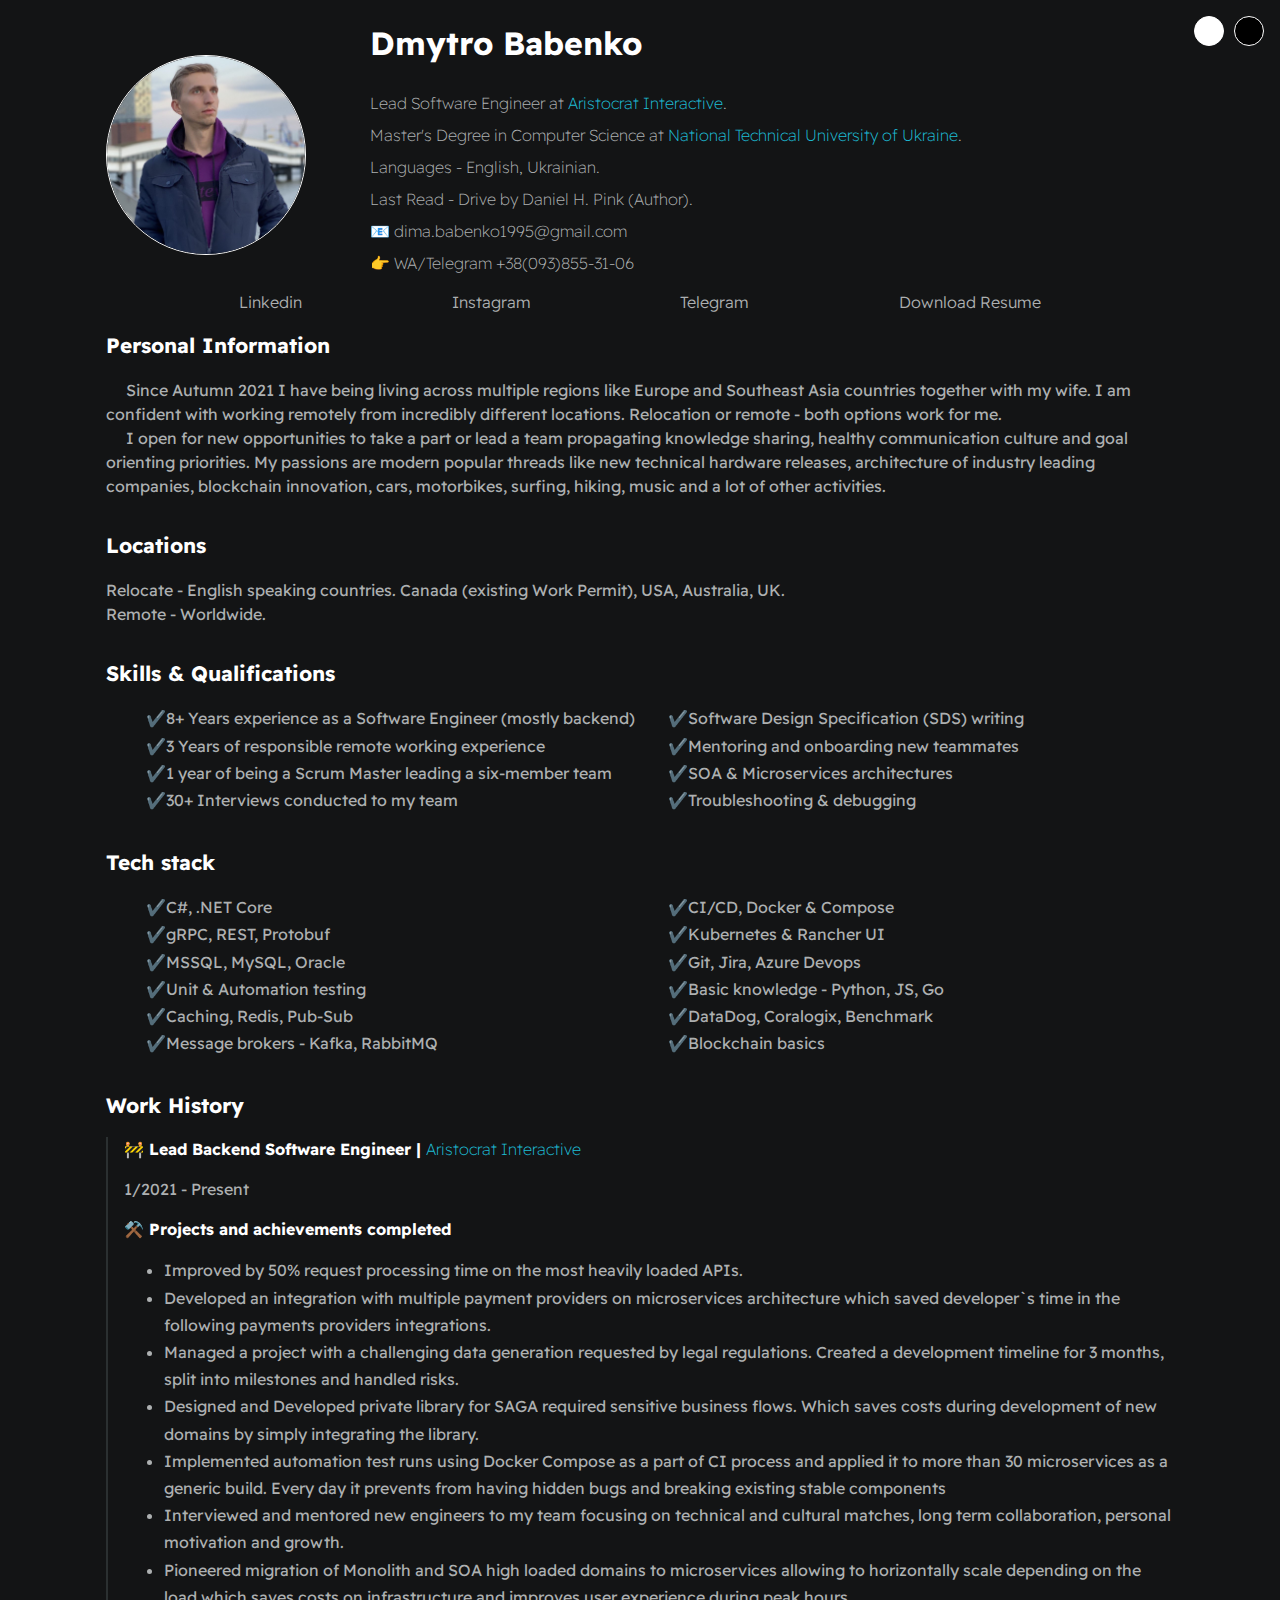
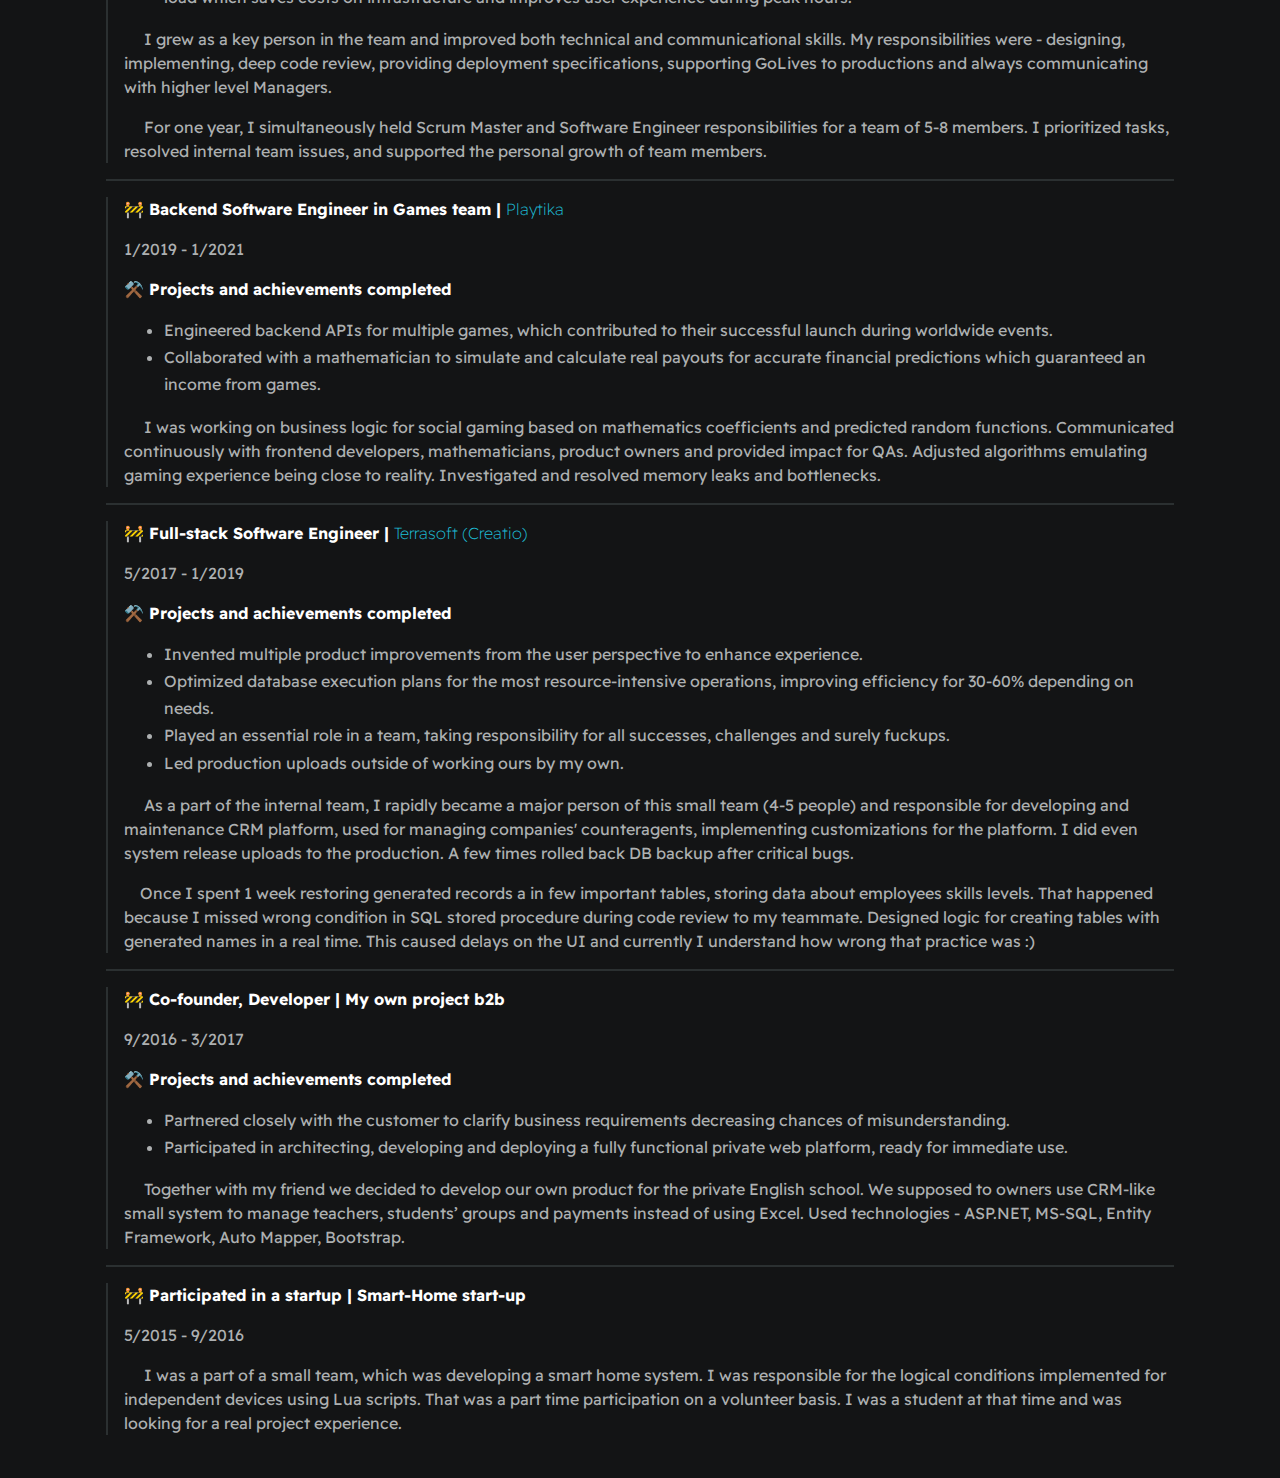
<file: index.html>
<!DOCTYPE html>
<html>
    <head>
        <meta charset="utf-8">
        <meta http-equiv="X-UA-Compatible" content="IE=edge">
        <title>Dmytro Babenko</title>
        <meta name="description" content="">
        <meta name="viewport" content="width=device-width, initial-scale=1">
        <link rel="stylesheet" href="./styles/main.css">
        <link rel="stylesheet" href="./styles/theme-switcher.css">
    </head>
    <body>
        <div id="container--main">

            <section id="wrapper--hero" class="section--page">
                <img id="profile-pic" src="./assets/images/MyPhoto.jpg">

                <div id="overview-bio">
                    <h1 id="user-name">Dmytro Babenko</h1>
                    <p id="bio">Lead Software Engineer at <a href="https://www.aristocrat.com/aristocrat-interactive/" target="_blank">Aristocrat Interactive</a>.</p>
                    <p id="bio">Master's Degree in Computer Science at <a href="https://kpi.ua/en/about" target="_blank">National Technical University of Ukraine</a>.</p>
                    <p id="bio">Languages - English, Ukrainian.</p>
                    <p id="bio">Last Read - Drive by Daniel H. Pink (Author).</p>
                    
                    <p id="bio">📧 dima.babenko1995@gmail.com</p>
                    <p id="bio">👉 WA/Telegram +38(093)855-31-06</p>

                    <!-- <p id="email">📧 dima.babenko1995@gmail.com</p>
                    <p id="number">👉 WA/Telegram +38(093)855-31-06</p> -->
                </div>
            </section>

            <section class="section--page">
        
                <div id="socials--list">
                    <a href="https://www.linkedin.com/in/dmytro-babenko-eng/" target="_blank">Linkedin</a>
                    <a href="https://www.instagram.com/dima_bb4/" target="_blank">Instagram</a>
                    <a href="https://t.me/Port_5000" target="_blank">Telegram</a>
                    <a href="./assets/documents/Dmytro_Babenko_Resume_Dark.pdf" id="resume-link-dark" target="_blank" class="no-print">Download Resume</a>
                    <a href="./assets/documents/Dmytro_Babenko_Resume_Light.pdf" id="resume-link-light" target="_blank" class="no-print">Download Resume</a>
                </div>
            </section>

            <section class="section--page">
                <h2>Personal Information</h2>
                <p>&emsp;
                    Since Autumn 2021 I have being living across multiple regions like Europe and Southeast Asia countries together with my wife. 
                    I am confident with working remotely from incredibly different locations. Relocation or remote - both options work for me. 
                    <br>&emsp;
                    I open for new opportunities to take a part or lead a team propagating knowledge sharing, healthy communication 
                    culture and goal orienting priorities. 
                    My passions are modern popular threads like new technical hardware releases, architecture of industry leading companies, blockchain innovation, 
                    cars, motorbikes, surfing, hiking, music and a lot of other activities.
                </p>
            </section>

            <section class="section--page">
                <h2>Locations</h2>
                <p>
                    Relocate - English speaking countries. Canada (existing Work Permit), USA, Australia, UK.
                    <br>
                    Remote - Worldwide.
                </p>
            </section>

            <section class="section--page">
                <h2>Skills & Qualifications</h2>
                <ul id="qualifications--list">
                    <li>✔️8+ Years experience as a Software Engineer (mostly backend)</li>
                    <li>✔️3 Years of responsible remote working experience</li>
                    <li>✔️1 year of being a Scrum Master leading a six-member team</li>
                    <li>✔️30+ Interviews conducted to my team</li>
                    <li>✔️Software Design Specification (SDS) writing</li>
                    <li>✔️Mentoring and onboarding new teammates</li>
                    <li>✔️SOA & Microservices architectures</li>
                    <li>✔️Troubleshooting & debugging</li>
                </ul>
            </section>

            <section class="section--page" style="page-break-before: always;">
                <h2>Tech stack</h2>
                <ul id="techstack--list">
                    <li>✔️C#, .NET Core</li>
                    <li>✔️gRPC, REST, Protobuf</li>
                    <li>✔️MSSQL, MySQL, Oracle</li>
                    <li>✔️Unit & Automation testing</li>
                    <li>✔️Caching, Redis, Pub-Sub</li>
                    <li>✔️Message brokers - Kafka, RabbitMQ</li>
                    <li>✔️CI/CD, Docker & Compose</li>
                    <li>✔️Kubernetes & Rancher UI</li>
                    <li>✔️Git, Jira, Azure Devops</li>
                    <li>✔️Basic knowledge - Python, JS, Go</li>
                    <li>✔️DataDog, Coralogix, Benchmark</li>
                    <li>✔️Blockchain basics</li>
                </ul>
            </section>

            <section id="work-history-wrapper" class="section--page">
                <h2>Work History</h2>

                <div class="card--work-history">
                   <strong>🚧 Lead Backend Software Engineer | <a href="https://www.aristocrat.com/aristocrat-interactive/" target="_blank">Aristocrat Interactive</a></strong>
                    <p>1/2021 - Present</p>
                    <strong>⚒️ Projects and achievements completed</strong>
                    <ul>
                        <li>Improved by 50% request processing time on the most heavily loaded APIs.</li>
                        <li>Developed an integration with multiple payment providers on microservices architecture 
                            which saved developer`s time in the following payments providers integrations.</li>
                        <li>Managed a project with a challenging data generation requested by legal regulations. 
                            Created a development timeline for 3 months, split into milestones and handled risks.</li>
                        <li>Designed and Developed private library for SAGA required sensitive business flows. 
                            Which saves costs during development of new domains by simply integrating the library.</li>
                        <li>Implemented automation test runs using Docker Compose as a part of CI process and applied it to more than 30 
                            microservices as a generic build. Every day it prevents from having hidden bugs and breaking existing stable components</li>
                        <li>Interviewed and mentored new engineers to my team focusing on technical and cultural matches, long term collaboration, 
                            personal motivation and growth.</li>
                        <li>Pioneered migration of Monolith and SOA high loaded domains to microservices allowing to horizontally scale
                            depending on the load which saves costs on infrastructure and improves user experience during peak hours.</li>
                        </li>
                    </ul>
                    <p>&emsp;
                        I grew as a key person in the team and improved both technical and communicational skills. My responsibilities were - designing, implementing, 
                        deep code review, providing deployment specifications, supporting GoLives to productions and always communicating with higher level Managers.
                    </p>
                    <p>&emsp;
                        For one year, I simultaneously held Scrum Master and Software Engineer responsibilities for a team of 5-8 members. 
                        I prioritized tasks, resolved internal team issues, and supported the personal growth of team members.
                    </p>
                </div>

                <div class="line-break no-print"></div>

                <div class="card--work-history" style="page-break-before: always;">
                    <strong>🚧 Backend Software Engineer in Games team | <a href="https://www.playtika.com/" target="_blank">Playtika</a></strong>
                    <p>1/2019 - 1/2021</p>
                    <strong>⚒️ Projects and achievements completed</strong>
                    <ul>
                        <li>Engineered backend APIs for multiple games, which contributed to their successful launch during worldwide events.</li>
                        <li>Collaborated with a mathematician to simulate and calculate real payouts for accurate financial predictions 
                            which guaranteed an income from games.</li>
                    </ul>
                    <p>&emsp;
                        I was working on business logic for social gaming based on mathematics coefficients and predicted random functions. 
                        Communicated continuously with frontend developers, mathematicians, product owners and provided impact for QAs.
                        Adjusted algorithms emulating gaming experience being close to reality. Investigated and resolved memory leaks and bottlenecks.
                    </p>
                </div>

                <div class="line-break"></div>

                <div class="card--work-history">
                    <strong>🚧 Full-stack Software Engineer | <a href="https://www.creatio.com/" target="_blank">Terrasoft (Creatio)</a></strong>
                    <p>5/2017 - 1/2019</p>
                    <strong>⚒️ Projects and achievements completed</strong>
                    <ul>
                        <li>Invented multiple product improvements from the user perspective to enhance experience.</li>
                        <li>Optimized database execution plans for the most resource-intensive operations, improving efficiency for 30-60%
                            depending on needs.
                        </li>
                        <li>Played an essential role in a team, taking responsibility for all successes, challenges and surely fuckups.</li>
                        <li>Led production uploads outside of working ours by my own.</li>
                    </ul>
                    <p>&emsp;
                        As a part of the internal team, I rapidly became a major person of this small team (4-5 people) and responsible for 
                        developing and maintenance CRM platform, used for managing companies' counteragents, implementing customizations for 
                        the platform. I did even system release uploads to the production. A few times rolled back DB backup after critical bugs.
                    </p>
                    <p>&emsp;Once I spent 1 week restoring generated records a in few important tables, storing data about employees
                        skills levels. That happened because I missed wrong condition in SQL stored procedure during code review to my
                        teammate. Designed logic for creating tables with generated names in a real time. This
                        caused delays on the UI and currently I understand how wrong that practice was :)
                    </p>
                </div>

                <div class="line-break no-print"></div>

                <div class="card--work-history" style="page-break-before: always;">
                    <strong>🚧 Co-founder, Developer | My own project b2b</strong>
                    <p>9/2016 - 3/2017</p>
                    <strong>⚒️ Projects and achievements completed</strong>
                    <ul>
                        <li>Partnered closely with the customer to clarify business requirements decreasing chances of misunderstanding.</li>
                        <li>Participated in architecting, developing and deploying a fully functional private web platform, ready for immediate use.</li>
                    </ul>
                    <p>&emsp;
                        Together with my friend we decided to develop our own product for the private English school. We supposed to
                        owners use CRM-like small system to manage teachers, students’ groups and payments instead of using
                        Excel. Used technologies - ASP.NET, MS-SQL, Entity Framework, Auto Mapper, Bootstrap.
                    </p>
                </div>

                <div class="line-break"></div>

                <div class="card--work-history">
                    <strong>🚧 Participated in a startup | Smart-Home start-up</strong>
                    <p>5/2015 - 9/2016</p>
                    <p>&emsp;
                        I was a part of a small team, which was developing a smart home system. I was responsible for the
                        logical conditions implemented for independent devices using Lua scripts. That was a part time participation 
                        on a volunteer basis. I was a student at that time and was looking for a real project experience.
                    </p>
                </div>
            </section>
            
        </div>

        <div id="theme-switcher" class="no-print">
            <div class="theme" id="theme-light" data-theme="light"></div>
            <div class="theme" id="theme-dark" data-theme="dark"></div>
        </div>
    </body>
    <script src="js/theme-switcher.js"></script>
</html>
</file>
<file: styles/main.css>
@import url('https://fonts.googleapis.com/css2?family=Readex+Pro:wght@300;400;500;600;700&display=swap');

:root{
    --mainTextColor-light:#000;
    --secondaryTextColor-light:rgb(51 51 51);
    --mainLinkColor-light:#0da2b8;
    --mainBorderColor-light:rgb(218, 218, 218);
    --mainBgColor-light:rgb(249, 250,251);
}

[data-theme="dark"]{
    --mainTextColor:#fff;
    --secondaryTextColor:#adb0b1;
    --mainLinkColor:rgb(30, 190,214);
    --mainBorderColor:#2b3031;
    --mainBgColor:#131415;
}

[data-theme="light"]{
    --mainBorderColor: #333;
    --mainLinkColor:rgb(12, 195, 241);
}

*{
    font-family: 'Readex Pro';
    line-height: 1.5em;
    box-sizing: border-box;
    color: var(--mainTextColor);
}

body{
    background-color: var(--mainBgColor);            
}

p, span, li{
    color: var(--secondaryTextColor);
    font-size: 1em;
}

a{
    text-decoration: none;
    color: var(--mainLinkColor);
    font-weight: 500;
}

li{
    line-height: 1.7em;
}

#container--main{
    max-width: 1100px;
    margin: 0 auto;
    padding: 1em;
}

.section--page{
    padding-top: 0.2em;
    padding-bottom: 0.2em;
}

#wrapper--hero{
    display: flex;
    align-items: center;
    gap: 4em;
}

#overview-bio {
    align-items: right;
}

#bio, a{
    font-weight: 200;
}

#bio, #email, #number {
    margin-bottom: 0.5em;
    margin-top: 0.5em;
}

#user-name{
    font-size: 2em;
    line-height: 1em;
    margin-bottom: 1em;
    margin-top: 0;
}

#profile-pic{
    width: 200px;
    height: auto;
    object-fit: cover;
    border-radius: 50%;
    border: solid 1px;
}

#socials--list{
    display: flex;
    justify-content: space-evenly;
    column-gap: 1em;
    flex-wrap: wrap;
}

#socials--list a{
    font-weight: 300;
    color: var(--secondaryTextColor);
    font-size: 1em;
    transition: 0.3s;
}

#socials--list a:hover{
    font-weight: 100;
    color: var(--mainLinkColor);
    font-size: 1em;
}

#qualifications--list, #techstack--list{
    columns: 2;
    -webkit-columns: 2;
    -moz-columns: 2;
    list-style: none;
}

#wrapper--techstack__items{
    display: flex;
    flex-wrap: wrap;
    gap: 1em;
    /* font-size: 0.9em; */
    font-size: 1em;
}

.card--techstack{
    border: 1px solid var(--mainBorderColor);
    border-radius: 3px;
    padding: 0.5em 0.5em;
    align-items: center;
}

.card--element{
    border: 1px solid var(--mainBorderColor);
    border-radius: 5px;
    padding: 0.5em 1em;
    align-items: center;
}

.card--project{
    padding-top: 1em;
    padding-bottom: 1em;
    border-top: 1px solid var(--mainBorderColor);
}

.card--project a{
    color: var(--mainTextColor);

    transition: 0.3s;
}

.card--project a:hover{
    color: rgb(30, 190,214);

}

.card--work-history{
    border-left: 2px solid var(--mainBorderColor);
    margin-top: 1em;
    margin-bottom: 1em;
    padding-left: 1em;
}

.line-break{
    background-color: var(--mainBorderColor);
    height: 2px;
}

h2 {
    margin-top: 0.5em;
    margin-bottom: 0.5em;
    font-size: 1.3em;
}

body[data-theme="dark"] #resume-link-light {
    display: none;
}

body[data-theme="light"] #resume-link-dark {
    display: none;
}

@media(max-width:600px){
    #wrapper--hero{
        display: flex;
        align-items: center;
        gap: 1em;
    }

    #profile-pic{
        width: 200px;
        height: auto;
    }

    #wrapper--hero{
        flex-direction: column;
    }

    .card--work-history{
        border-left: none;
        padding-left: 0;
    }

    #qualifications--list, #techstack--list{
        columns: 1;
        -webkit-columns: 1;
        -moz-columns: 1;
        list-style: none;
        border-left: none;
        padding-left: 0;
    }

    #socials--list{
        columns: 2;
    }
}

@media print {
    .no-print {
        display: none !important;
    }
}
</file>
<file: styles/theme-switcher.css>
#theme-switcher{
    position: fixed;
    right:1em;
    top: 1em;
    display: flex;
    gap: 10px;
    cursor: pointer;
}

.theme{
    height: 30px;
    width: 30px;
    border-radius: 50%;
    transition: 0.3s;
    border: 1px solid;
}

.theme:hover{
    height: 33px;
    width: 33px;
}

#theme-dark{
    background-color: #000;
    /* border-color: #fff; */
}

#theme-light{
    background-color: #fff;
    /* border-color: #333; */
}

#theme-1{
    background-color: #999ECD;
}

#theme-2{
    background-color: #73B5DE;
}

#theme-3{
    background-color: #AD7EAD;
}
</file>
